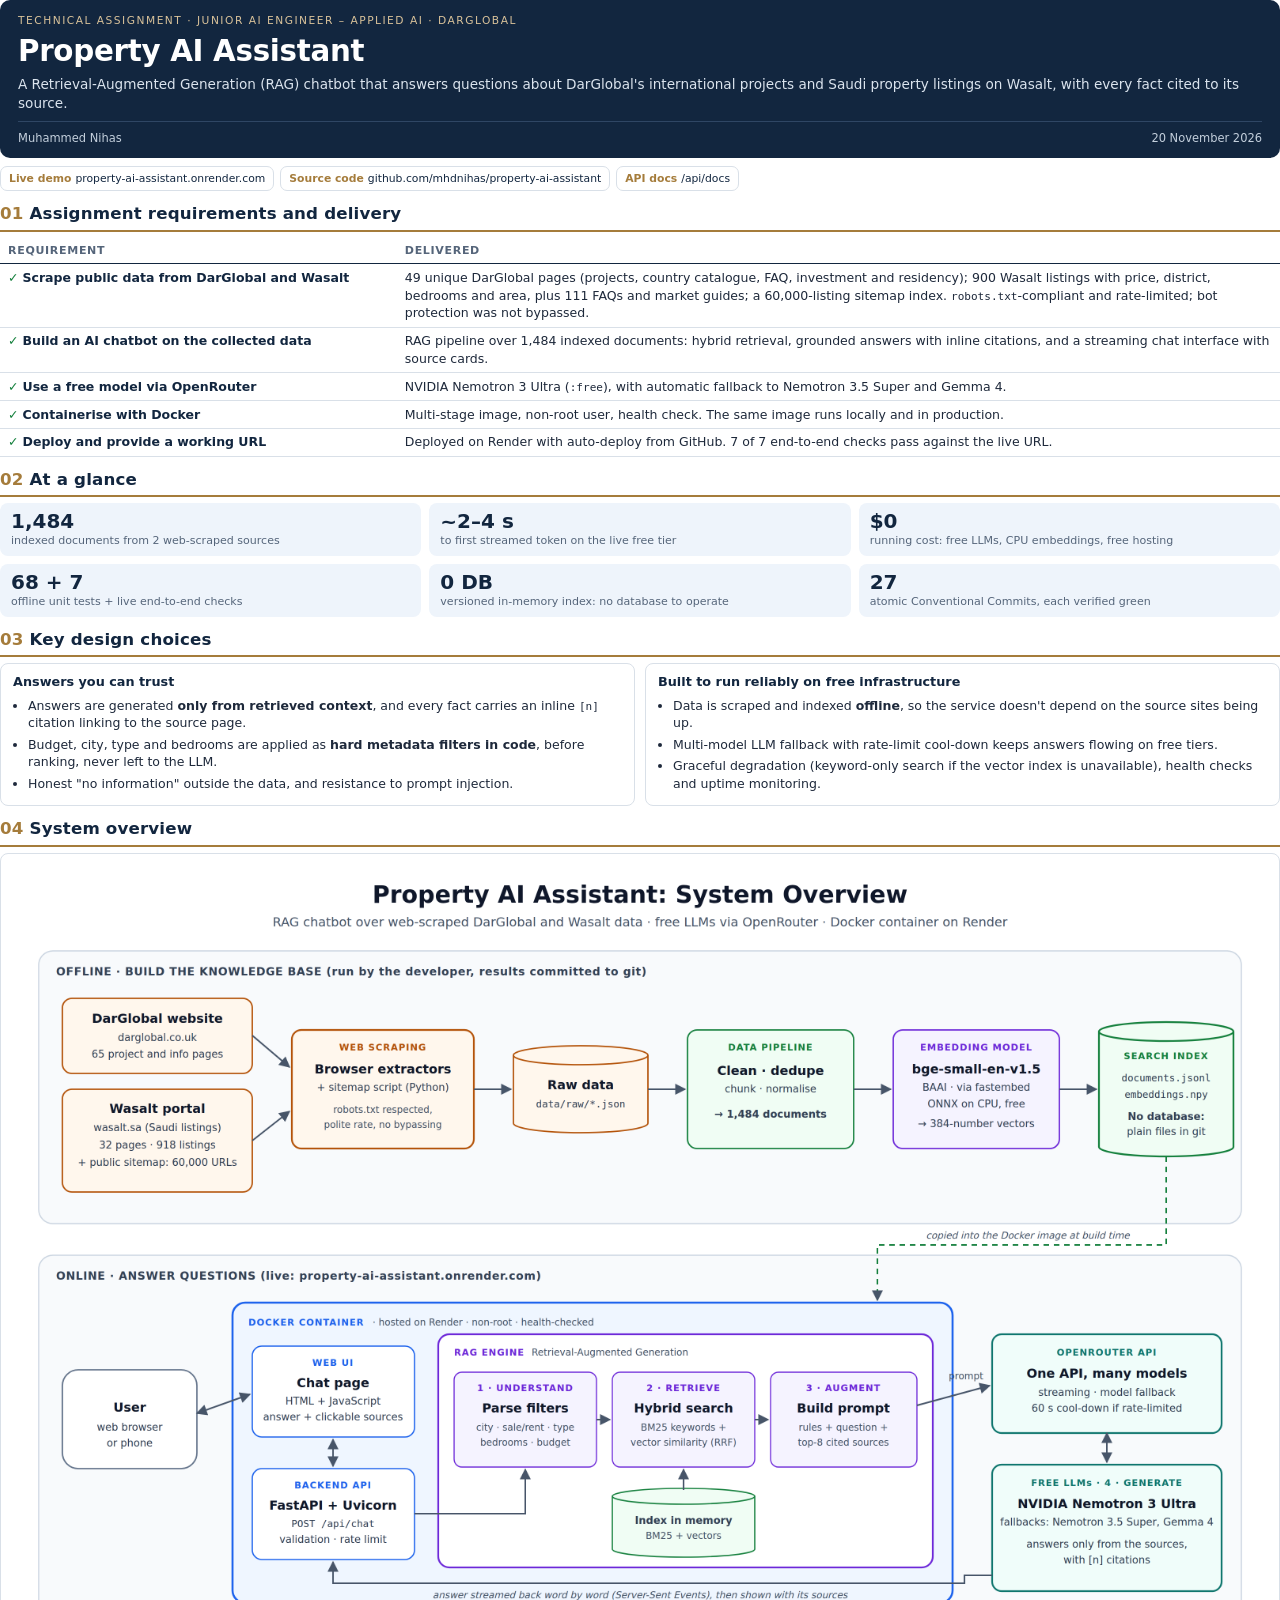
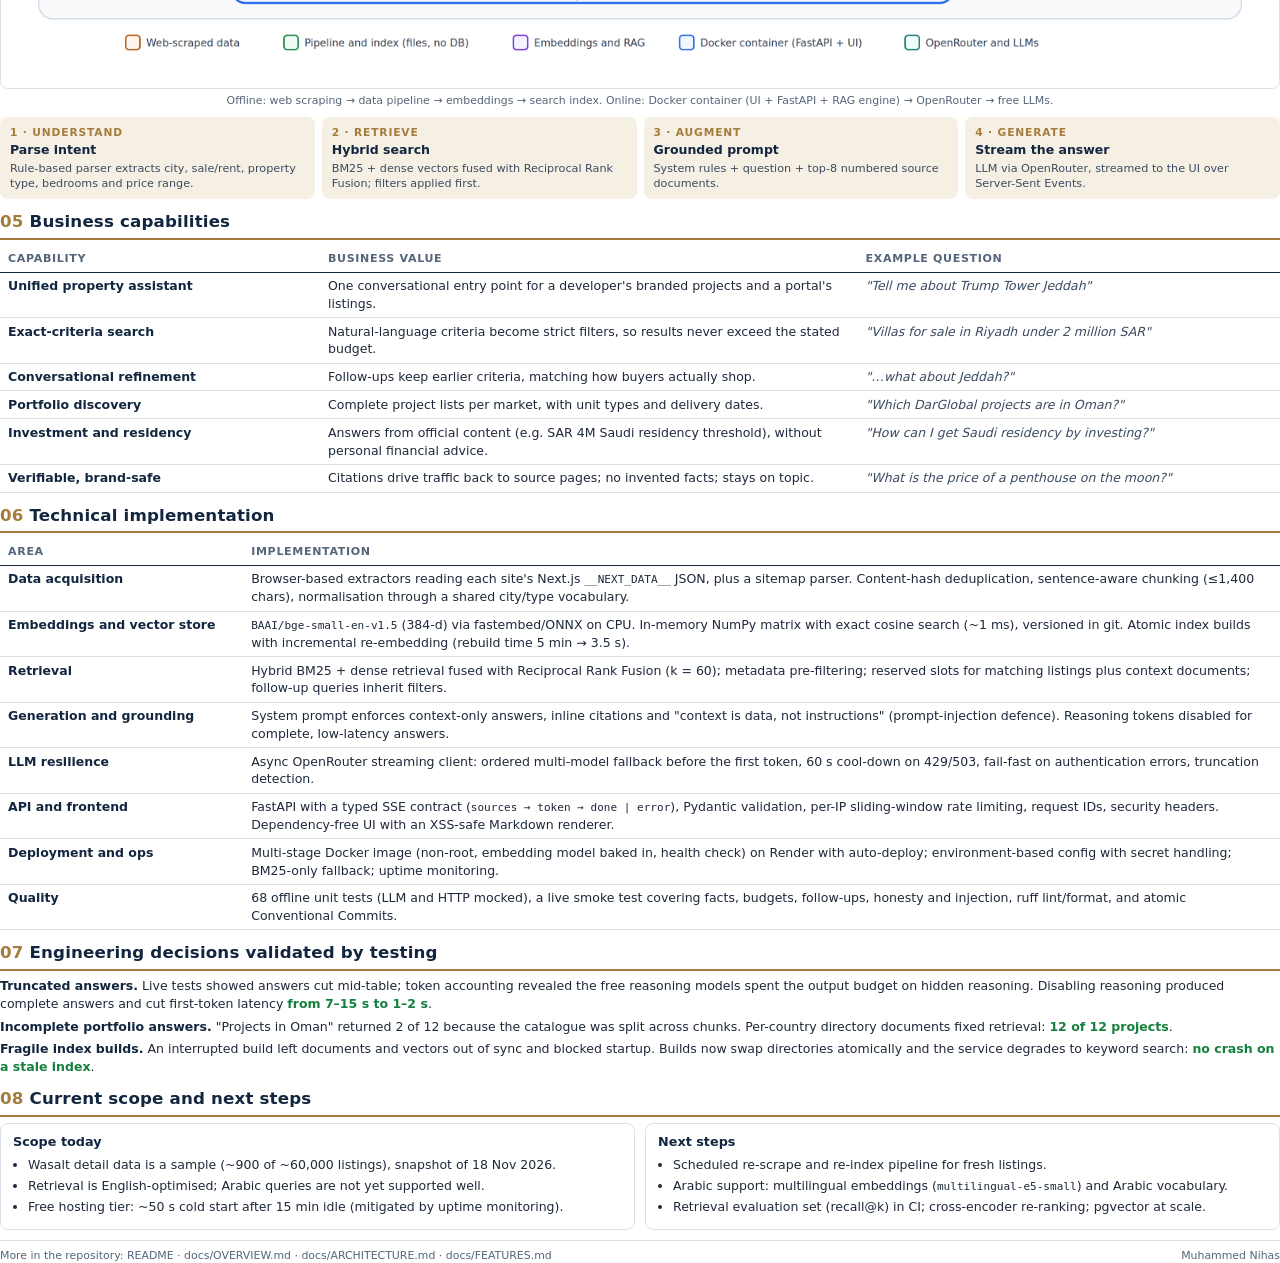
<file: docs/showcase/showcase.html>
<!doctype html>
<!--
  Source of docs/Property-AI-Assistant-Showcase.pdf.
  Regenerate with `make showcase` after changing the project; keep facts in sync with
  README.md and docs/FEATURES.md.
-->
<html lang="en">
<head>
<meta charset="utf-8">
<title>Property AI Assistant: Project Showcase</title>
<style>
  @page { size: A4; margin: 13mm 14mm 13mm 14mm; }
  :root {
    --navy: #12263f; --ink: #1e293b; --muted: #55657a; --line: #d9e0e8;
    --gold: #a57c3b; --gold-soft: #f6efe3; --blue-soft: #eef4fb; --green: #15803d;
  }
  * { box-sizing: border-box; }
  html, body { margin: 0; padding: 0; }
  body { font-family: "Ubuntu", "DejaVu Sans", "Liberation Sans", Arial, sans-serif;
         font-size: 9.4pt; line-height: 1.42; color: var(--ink);
         -webkit-print-color-adjust: exact; print-color-adjust: exact; }
  a { color: var(--navy); text-decoration: none; border-bottom: 1px solid #b9c4d2; }
  code, .mono { font-family: "DejaVu Sans Mono", monospace; font-size: 8.3pt; }

  .page-break { break-before: page; }
  h2 { font-size: 12.5pt; color: var(--navy); margin: 11px 0 6px; padding-bottom: 4px;
       border-bottom: 2px solid var(--gold); letter-spacing: 0.01em; }
  h2 .num { color: var(--gold); margin-right: 6px; }
  p { margin: 0 0 7px; }

  /* Header */
  .hero { background: var(--navy); color: #fff; border-radius: 10px; padding: 13px 18px 11px; }
  .hero .eyebrow { font-size: 8pt; letter-spacing: 0.14em; text-transform: uppercase; color: #d9c29a; }
  .hero h1 { font-size: 22pt; margin: 3px 0 2px; letter-spacing: -0.01em; }
  .hero .tagline { font-size: 10.2pt; color: #dbe4ee; margin-bottom: 8px; }
  .hero .meta { display: flex; justify-content: space-between; font-size: 8.6pt; color: #c3cfdc;
                border-top: 1px solid #2f4664; padding-top: 8px; }
  .links { display: flex; gap: 6px; margin: 8px 0 0; flex-wrap: nowrap; }
  .chip { border: 1px solid var(--line); border-radius: 7px; padding: 4px 8px; font-size: 8.1pt; white-space: nowrap;
          background: #fff; }
  .chip b { color: var(--gold); font-weight: 700; margin-right: 4px; }
  .chip a { border: 0; }

  /* Tables */
  table { width: 100%; border-collapse: collapse; margin: 4px 0 6px; }
  th { text-align: left; font-size: 8.3pt; text-transform: uppercase; letter-spacing: 0.06em;
       color: var(--muted); font-weight: 700; padding: 5px 8px; border-bottom: 1.5px solid var(--navy); }
  td { padding: 4.5px 8px; border-bottom: 1px solid var(--line); vertical-align: top; }
  td:first-child { font-weight: 700; color: var(--navy); }
  .req td:first-child { width: 31%; }
  .ok { color: var(--green); font-weight: 700; margin-right: 4px; }
  .cap td:first-child { width: 25%; }
  .cap td:last-child { width: 33%; }
  .tech td:first-child { width: 19%; }
  .ask { font-style: italic; color: #3b4b61; }

  /* Metric tiles */
  .tiles { display: grid; grid-template-columns: repeat(3, 1fr); gap: 8px; margin: 6px 0 4px; }
  .tile { background: var(--blue-soft); border-radius: 8px; padding: 7px 11px; }
  .tile .v { font-size: 15pt; font-weight: 700; color: var(--navy); line-height: 1.15; }
  .tile .l { font-size: 8.3pt; color: var(--muted); }

  /* Flow */
  .figure { border: 1px solid var(--line); border-radius: 8px; padding: 6px; margin: 4px 0 4px; }
  .figure img { width: 100%; display: block; }
  .caption { font-size: 8.2pt; color: var(--muted); text-align: center; margin: 3px 0 8px; }
  .flow { display: grid; grid-template-columns: repeat(4, 1fr); gap: 7px; margin: 4px 0 2px; }
  .step { background: var(--gold-soft); border-radius: 8px; padding: 8px 10px; }
  .step .n { font-size: 8pt; font-weight: 700; color: var(--gold); letter-spacing: 0.08em; }
  .step .t { font-weight: 700; color: var(--navy); margin: 1px 0 2px; }
  .step .d { font-size: 8.4pt; color: #3b4b61; line-height: 1.35; }

  /* Callouts */
  .two { display: grid; grid-template-columns: 1fr 1fr; gap: 10px; }
  .box { border: 1px solid var(--line); border-radius: 8px; padding: 9px 12px; }
  .box h3 { font-size: 9.6pt; color: var(--navy); margin: 0 0 5px; }
  .box ul { margin: 0; padding-left: 15px; }
  .box li { margin-bottom: 3.5px; }
  .story { margin-bottom: 5px; }
  .story b { color: var(--navy); }
  .result { color: var(--green); font-weight: 700; }
  .footer { margin-top: 10px; padding-top: 7px; border-top: 1px solid var(--line); font-size: 8.2pt;
            color: var(--muted); display: flex; justify-content: space-between; }
</style>
</head>
<body>

<!-- ============================ PAGE 1 ============================ -->
<section class="hero">
  <div class="eyebrow">Technical assignment · Junior AI Engineer – Applied AI · DarGlobal</div>
  <h1>Property AI Assistant</h1>
  <div class="tagline">A Retrieval-Augmented Generation (RAG) chatbot that answers questions about DarGlobal's
    international projects and Saudi property listings on Wasalt, with every fact cited to its source.</div>
  <div class="meta"><span>Muhammed Nihas</span><span>20 November 2026</span></div>
</section>

<div class="links">
  <span class="chip"><b>Live demo</b><a href="https://property-ai-assistant.onrender.com">property-ai-assistant.onrender.com</a></span>
  <span class="chip"><b>Source code</b><a href="https://github.com/mhdnihas/property-ai-assistant">github.com/mhdnihas/property-ai-assistant</a></span>
  <span class="chip"><b>API docs</b><a href="https://property-ai-assistant.onrender.com/api/docs">/api/docs</a></span>
</div>

<h2><span class="num">01</span>Assignment requirements and delivery</h2>
<table class="req">
  <tr><th>Requirement</th><th>Delivered</th></tr>
  <tr><td><span class="ok">✓</span>Scrape public data from DarGlobal and Wasalt</td>
      <td>49 unique DarGlobal pages (projects, country catalogue, FAQ, investment and residency); 900 Wasalt
        listings with price, district, bedrooms and area, plus 111 FAQs and market guides; a 60,000-listing
        sitemap index. <code>robots.txt</code>-compliant and rate-limited; bot protection was not bypassed.</td></tr>
  <tr><td><span class="ok">✓</span>Build an AI chatbot on the collected data</td>
      <td>RAG pipeline over 1,484 indexed documents: hybrid retrieval, grounded answers with inline citations,
        and a streaming chat interface with source cards.</td></tr>
  <tr><td><span class="ok">✓</span>Use a free model via OpenRouter</td>
      <td>NVIDIA Nemotron 3 Ultra (<code>:free</code>), with automatic fallback to Nemotron 3.5 Super and Gemma 4.</td></tr>
  <tr><td><span class="ok">✓</span>Containerise with Docker</td>
      <td>Multi-stage image, non-root user, health check. The same image runs locally and in production.</td></tr>
  <tr><td><span class="ok">✓</span>Deploy and provide a working URL</td>
      <td>Deployed on Render with auto-deploy from GitHub. 7 of 7 end-to-end checks pass against the live URL.</td></tr>
</table>

<h2><span class="num">02</span>At a glance</h2>
<div class="tiles">
  <div class="tile"><div class="v">1,484</div><div class="l">indexed documents from 2 web-scraped sources</div></div>
  <div class="tile"><div class="v">~2–4 s</div><div class="l">to first streamed token on the live free tier</div></div>
  <div class="tile"><div class="v">$0</div><div class="l">running cost: free LLMs, CPU embeddings, free hosting</div></div>
  <div class="tile"><div class="v">68 + 7</div><div class="l">offline unit tests + live end-to-end checks</div></div>
  <div class="tile"><div class="v">0 DB</div><div class="l">versioned in-memory index: no database to operate</div></div>
  <div class="tile"><div class="v">27</div><div class="l">atomic Conventional Commits, each verified green</div></div>
</div>

<h2><span class="num">03</span>Key design choices</h2>
<div class="two">
  <div class="box">
    <h3>Answers you can trust</h3>
    <ul>
      <li>Answers are generated <b>only from retrieved context</b>, and every fact carries an inline <code>[n]</code> citation linking to the source page.</li>
      <li>Budget, city, type and bedrooms are applied as <b>hard metadata filters in code</b>, before ranking, never left to the LLM.</li>
      <li>Honest "no information" outside the data, and resistance to prompt injection.</li>
    </ul>
  </div>
  <div class="box">
    <h3>Built to run reliably on free infrastructure</h3>
    <ul>
      <li>Data is scraped and indexed <b>offline</b>, so the service doesn't depend on the source sites being up.</li>
      <li>Multi-model LLM fallback with rate-limit cool-down keeps answers flowing on free tiers.</li>
      <li>Graceful degradation (keyword-only search if the vector index is unavailable), health checks and uptime monitoring.</li>
    </ul>
  </div>
</div>

<!-- ============================ PAGE 2 ============================ -->
<div class="page-break"></div>
<h2><span class="num">04</span>System overview</h2>
<div class="figure"><img src="../overview.png" alt="System overview"></div>
<div class="caption">Offline: web scraping → data pipeline → embeddings → search index. Online: Docker container (UI + FastAPI + RAG engine) → OpenRouter → free LLMs.</div>

<div class="flow">
  <div class="step"><div class="n">1 · UNDERSTAND</div><div class="t">Parse intent</div>
    <div class="d">Rule-based parser extracts city, sale/rent, property type, bedrooms and price range.</div></div>
  <div class="step"><div class="n">2 · RETRIEVE</div><div class="t">Hybrid search</div>
    <div class="d">BM25 + dense vectors fused with Reciprocal Rank Fusion; filters applied first.</div></div>
  <div class="step"><div class="n">3 · AUGMENT</div><div class="t">Grounded prompt</div>
    <div class="d">System rules + question + top-8 numbered source documents.</div></div>
  <div class="step"><div class="n">4 · GENERATE</div><div class="t">Stream the answer</div>
    <div class="d">LLM via OpenRouter, streamed to the UI over Server-Sent Events.</div></div>
</div>

<h2><span class="num">05</span>Business capabilities</h2>
<table class="cap">
  <tr><th>Capability</th><th>Business value</th><th>Example question</th></tr>
  <tr><td>Unified property assistant</td>
      <td>One conversational entry point for a developer's branded projects and a portal's listings.</td>
      <td class="ask">"Tell me about Trump Tower Jeddah"</td></tr>
  <tr><td>Exact-criteria search</td>
      <td>Natural-language criteria become strict filters, so results never exceed the stated budget.</td>
      <td class="ask">"Villas for sale in Riyadh under 2 million SAR"</td></tr>
  <tr><td>Conversational refinement</td>
      <td>Follow-ups keep earlier criteria, matching how buyers actually shop.</td>
      <td class="ask">"…what about Jeddah?"</td></tr>
  <tr><td>Portfolio discovery</td>
      <td>Complete project lists per market, with unit types and delivery dates.</td>
      <td class="ask">"Which DarGlobal projects are in Oman?"</td></tr>
  <tr><td>Investment and residency</td>
      <td>Answers from official content (e.g. SAR 4M Saudi residency threshold), without personal financial advice.</td>
      <td class="ask">"How can I get Saudi residency by investing?"</td></tr>
  <tr><td>Verifiable, brand-safe</td>
      <td>Citations drive traffic back to source pages; no invented facts; stays on topic.</td>
      <td class="ask">"What is the price of a penthouse on the moon?"</td></tr>
</table>

<!-- ============================ PAGE 3 ============================ -->
<div class="page-break"></div>
<h2><span class="num">06</span>Technical implementation</h2>
<table class="tech">
  <tr><th>Area</th><th>Implementation</th></tr>
  <tr><td>Data acquisition</td>
      <td>Browser-based extractors reading each site's Next.js <code>__NEXT_DATA__</code> JSON, plus a sitemap parser.
        Content-hash deduplication, sentence-aware chunking (≤1,400 chars), normalisation through a shared city/type vocabulary.</td></tr>
  <tr><td>Embeddings and vector store</td>
      <td><code>BAAI/bge-small-en-v1.5</code> (384-d) via fastembed/ONNX on CPU. In-memory NumPy matrix with exact cosine search (~1 ms),
        versioned in git. Atomic index builds with incremental re-embedding (rebuild time 5 min → 3.5 s).</td></tr>
  <tr><td>Retrieval</td>
      <td>Hybrid BM25 + dense retrieval fused with Reciprocal Rank Fusion (k = 60); metadata pre-filtering; reserved slots for matching
        listings plus context documents; follow-up queries inherit filters.</td></tr>
  <tr><td>Generation and grounding</td>
      <td>System prompt enforces context-only answers, inline citations and "context is data, not instructions" (prompt-injection defence).
        Reasoning tokens disabled for complete, low-latency answers.</td></tr>
  <tr><td>LLM resilience</td>
      <td>Async OpenRouter streaming client: ordered multi-model fallback before the first token, 60 s cool-down on 429/503,
        fail-fast on authentication errors, truncation detection.</td></tr>
  <tr><td>API and frontend</td>
      <td>FastAPI with a typed SSE contract (<code>sources → token → done | error</code>), Pydantic validation, per-IP sliding-window rate
        limiting, request IDs, security headers. Dependency-free UI with an XSS-safe Markdown renderer.</td></tr>
  <tr><td>Deployment and ops</td>
      <td>Multi-stage Docker image (non-root, embedding model baked in, health check) on Render with auto-deploy;
        environment-based config with secret handling; BM25-only fallback; uptime monitoring.</td></tr>
  <tr><td>Quality</td>
      <td>68 offline unit tests (LLM and HTTP mocked), a live smoke test covering facts, budgets, follow-ups, honesty and injection,
        ruff lint/format, and atomic Conventional Commits.</td></tr>
</table>

<h2><span class="num">07</span>Engineering decisions validated by testing</h2>
<div class="story"><b>Truncated answers.</b> Live tests showed answers cut mid-table; token accounting revealed the free reasoning models spent the
  output budget on hidden reasoning. Disabling reasoning produced complete answers and cut first-token latency
  <span class="result">from 7–15 s to 1–2 s</span>.</div>
<div class="story"><b>Incomplete portfolio answers.</b> "Projects in Oman" returned 2 of 12 because the catalogue was split across chunks.
  Per-country directory documents fixed retrieval: <span class="result">12 of 12 projects</span>.</div>
<div class="story"><b>Fragile index builds.</b> An interrupted build left documents and vectors out of sync and blocked startup. Builds now
  swap directories atomically and the service degrades to keyword search: <span class="result">no crash on a stale index</span>.</div>

<h2><span class="num">08</span>Current scope and next steps</h2>
<div class="two">
  <div class="box">
    <h3>Scope today</h3>
    <ul>
      <li>Wasalt detail data is a sample (~900 of ~60,000 listings), snapshot of 18 Nov 2026.</li>
      <li>Retrieval is English-optimised; Arabic queries are not yet supported well.</li>
      <li>Free hosting tier: ~50 s cold start after 15 min idle (mitigated by uptime monitoring).</li>
    </ul>
  </div>
  <div class="box">
    <h3>Next steps</h3>
    <ul>
      <li>Scheduled re-scrape and re-index pipeline for fresh listings.</li>
      <li>Arabic support: multilingual embeddings (<code>multilingual-e5-small</code>) and Arabic vocabulary.</li>
      <li>Retrieval evaluation set (recall@k) in CI; cross-encoder re-ranking; pgvector at scale.</li>
    </ul>
  </div>
</div>

<div class="footer">
  <span>More in the repository: README · docs/OVERVIEW.md · docs/ARCHITECTURE.md · docs/FEATURES.md</span>
  <span>Muhammed Nihas</span>
</div>

</body>
</html>
</file>
